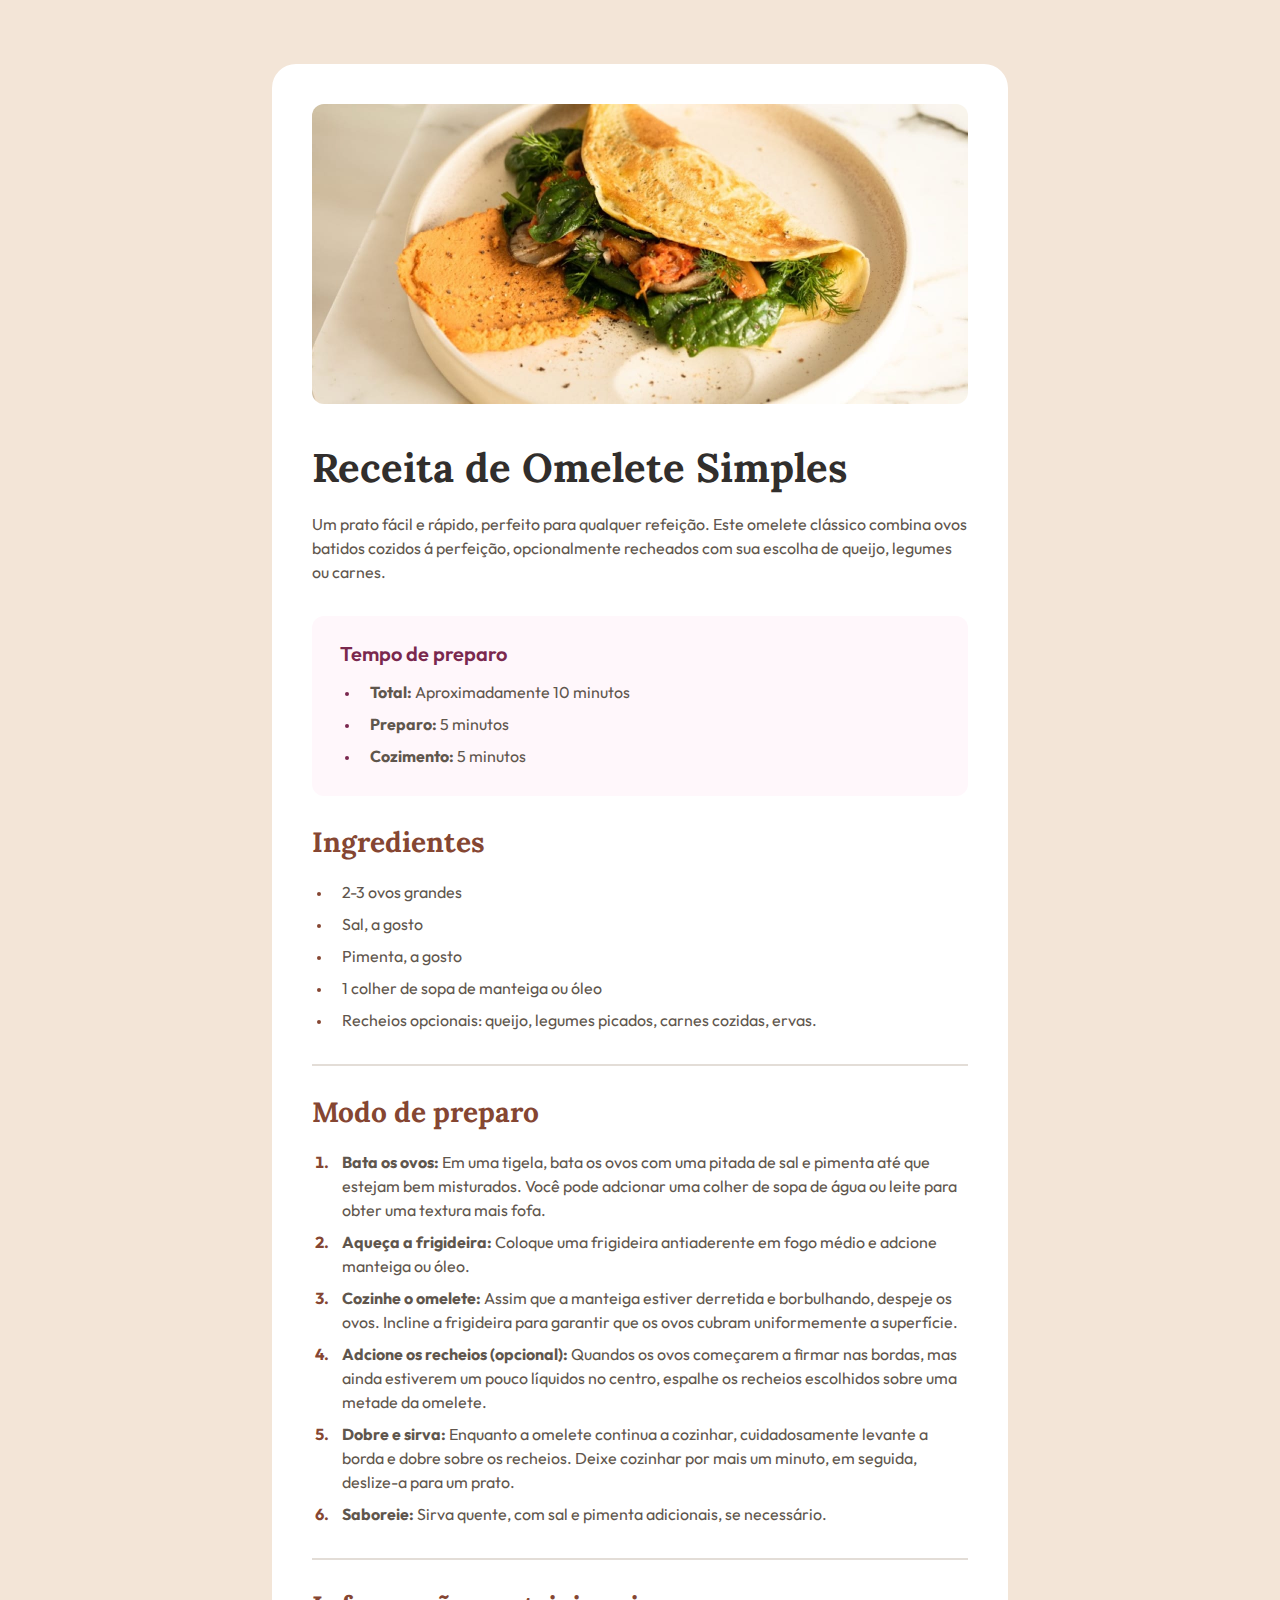
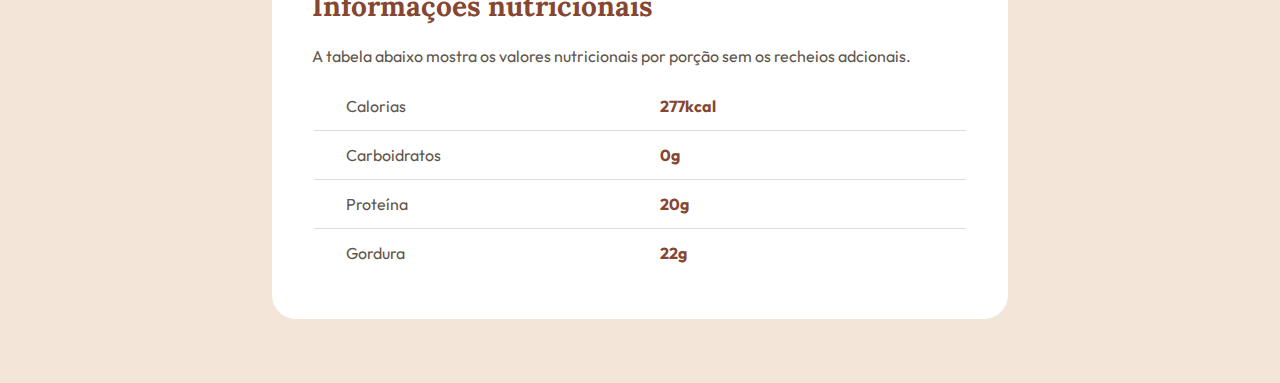
<file: index.html>
<!DOCTYPE html>
<html lang="pt=BR">
<head>
    <meta charset="UTF-8">
    <meta name="viewport" content="width=device-width, initial-scale=1.0">
    <link rel="preconnect" href="https://fonts.googleapis.com">
    <link rel="preconnect" href="https://fonts.gstatic.com" crossorigin>
    <link href="https://fonts.googleapis.com/css2?family=Lora:ital,wght@0,400..700;1,400..700&family=Outfit:wght@100..900&display=swap" rel="stylesheet">
    <link rel="stylesheet" href="style.css">
    <title>Receita de Omelete</title>
</head>
<body>
    <div>
        <img src="./image-omelette.jpeg" alt="Imagem de um omelete recheado de folhas verdes e legumes">
        <h1>Receita de Omelete Simples</h1>
        <p>Um prato fácil e rápido, perfeito para qualquer refeição. Este omelete clássico combina ovos batidos cozidos á perfeição, opcionalmente recheados com sua escolha de queijo, legumes <br>ou carnes.</p>
    
        <div class="tempo">
            <h2>Tempo de preparo</h2>

            <ul>
                <Li>
                    <strong>Total:</strong> Aproximadamente 10 minutos
                </Li>
                <li>
                    <strong>Preparo:</strong> 5 minutos
                </li>
                <li>
                    <strong>Cozimento:</strong> 5 minutos
                </li>
            </ul>
        </div>

        <div class="ingredientes">
            <h2>Ingredientes</h2>

            <ul>
                <li>2-3 ovos grandes</li>
                <li>Sal, a gosto</li>
                <li>Pimenta, a gosto</li>
                <li>1 colher de sopa de manteiga ou óleo</li>
                <li>Recheios opcionais: queijo, legumes picados, carnes cozidas, ervas.</li>
            </ul>
        </div>

        <hr>

        <div class="modo">
            <h2>Modo de preparo</h2>

            <ol>
                <li>
                    <strong>Bata os ovos:</strong> Em uma tigela, bata os ovos com uma pitada
                    de sal e pimenta até que estejam bem misturados. Você pode adcionar uma
                    colher de sopa de água ou leite para obter uma textura mais fofa.
                </li>
                <li>
                    <strong>Aqueça a frigideira:</strong> Coloque uma frigideira antiaderente
                    em fogo médio e adcione manteiga ou óleo.
                </li>
                <li>
                    <strong>Cozinhe o omelete:</strong> Assim que a manteiga estiver derretida
                    e borbulhando, despeje os ovos. Incline a frigideira para garantir que os
                    ovos cubram uniformemente a superfície.
                </li>
                <li>
                    <strong>Adcione os recheios (opcional):</strong> Quandos os ovos começarem
                    a firmar nas bordas, mas ainda estiverem um pouco líquidos no centro,
                    espalhe os recheios escolhidos sobre uma metade da omelete.
                </li>
                <li>
                    <strong>Dobre e sirva:</strong> Enquanto a omelete continua a cozinhar,
                    cuidadosamente levante a borda e dobre sobre os recheios. Deixe cozinhar
                    por mais um minuto, em seguida, deslize-a para um prato.
                </li>
                <li>
                    <strong>Saboreie:</strong> Sirva quente, com sal e pimenta adicionais, se
                    necessário.
                </li>
            </ol>
        </div>

        <hr>

        <div class="informações">
            <h2>Informações nutricionais</h2>

            <p>A tabela abaixo mostra os valores nutricionais por porção sem os recheios 
            adcionais.</p>

            <table>
                <tr>
                    <th>Calorias</th>
                    <td>277kcal</td>
                </tr>
                <tr>
                    <th>Carboidratos</th>
                    <td>0g</td>
                </tr>
                <tr>
                    <th>Proteína</th>
                    <td>20g</td>
                </tr>
                <tr>
                    <th>Gordura</th>
                    <td>22g</td>
                </tr>
            </table>
        </div>
    </div>
</body>
</html>
</file>
<file: style.css>
*{
    margin: 0;
    padding: 0;
    box-sizing: border-box;
}

body{
    background-color: #f3e5d7;
}

body > div {
    background-color: #fff;
    max-width: 736px;
    margin-inline: auto;
    margin-block: 64px;
    padding: 40px;
    border-radius: 24px;
}

div img{
    width: 100%;
    border-radius: 12px;
    margin-bottom: 40px;
}

h1, h2 {
    font-family: 'Lora', serif;
}

h1 {
    font-size: 40px;
    color : #312e2c;
    line-height: 100%;
    margin-bottom: 24px;
}

p, li, th, td {
   font-family: 'Outfit', sans-serif;
}

p {
    color: #5f564d;
    line-height: 150%;
    margin-bottom: 32px;
}

.tempo {
    background-color: #fff7fb;
    padding: 28px;
    border-radius: 12px;
    margin-bottom: 32px;
}

.tempo h2{
    font-size: 20px;
    font-weight: 600;
    line-height: 100%;
    font-family: 'Outfit', sans-serif;
    color: #7a284e;
    margin-bottom: 16px;
}

li {
    padding-left: 10px;
    color: #5f564d;
    line-height: 150%;
}

li + li {
    margin-top: 8px;
}

ol, ul {
    margin-left: 20px;
}

.tempo li::marker {
    color:#7a284e;
    font-size: 12px;
}

h2 {
    font-size: 28px;
    color: #854632;
    line-height: 100%;
    margin-bottom: 24px;
}

.ingredientes li::marker {
    font-size: 12px;
    color: #854632;
}

hr {
    border: 1px solid #e3ddd7;
    margin-block: 32px;
}

.modo li::marker {
    color: #854632;
    font-weight: 700;
}

.informações p {
    margin-bottom: 24px;
}

table {
    width: 100%;
}

th, td {
    border-bottom: 1px solid  #e3ddd7;
    width: 100%;
}

tr {
    display: flex;
}

th {
    text-align: left;
    padding-left: 32px;
    font-weight: 400;
    color : #5f564d;
    line-height: 150%;
}

td {
    padding-left: 16px;
    font-weight: 700;
    color: #854632;
    line-height: 150%;
}

tr + tr th,
tr + tr td {
   padding-block: 12px;
}

tr:nth-of-type(1)  th,
tr:nth-of-type(1) td {
    padding-bottom: 12px;
}

tr:nth-of-type(4) th,
tr:nth-of-type(4) td {
    border: none;
}
</file>
